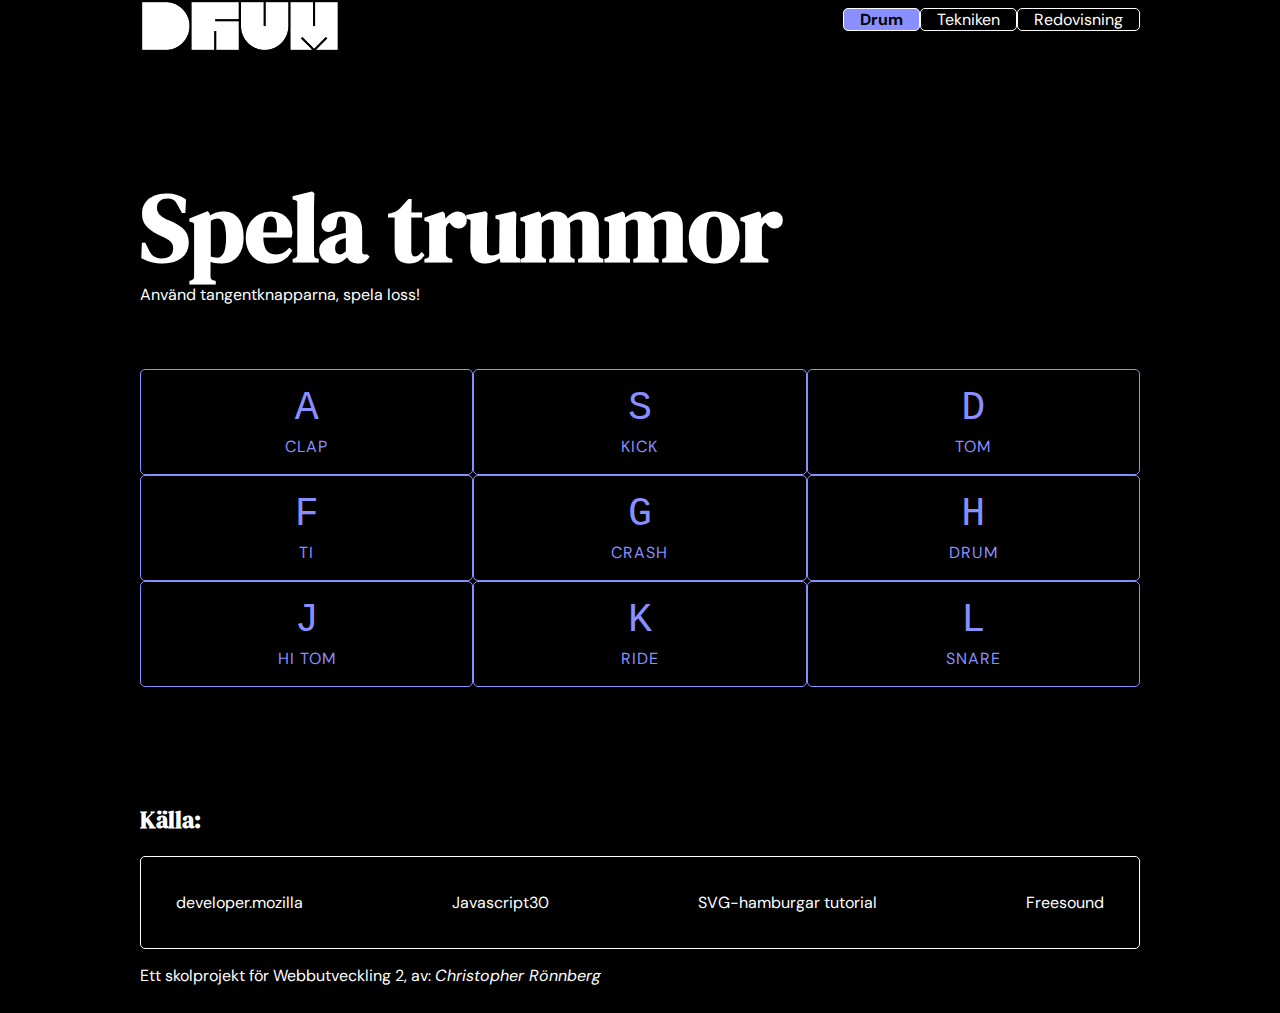
<file: index.html>
<!DOCTYPE html>
<html lang="sv">
    <head>
        <meta charset="UTF-8">
        <link rel="icon" href="/img/logos/drum_favicon.png" type="image/png">
        <link rel="stylesheet" href="stylesheet.css">
        <meta name="viewport" content="width=device-width, initial-scale=1.0">
        <title>DRUM</title>
    </head>
    <body>
        <nav class="nav-wrapper">
            <div class="nav-container">
                <div class="logo-container">
                    <a href="index.html">
                        <img src="/img/logos/drum_logo.png" alt="DRUM-logotyp för webbplatsen">
                    </a>
                </div>
                <div id="menu">
                    <ul class="links-container">
                        <li class="active-page"><a href="index.html">Drum</a></li>
                        <li><a href="presentation.html">Tekniken</a></li>
                        <li><a href="redovisning.html">Redovisning</a></li>
                    </ul>
                </div>
                <button
                    id="hamburger"
                    aria-expanded="false"
                >
                    <svg viewBox="0 0 100 100" width="40" fill="white">
                        <rect
                            class="top line"
                            width="80"
                            height="10"
                            x="10"
                            y="70"
                            rx="5"
                        ></rect>
                        <rect
                            class="middle line"
                            width="80"
                            height="10"
                            x="10"
                            y="50"
                            rx="5"
                        ></rect>
                        <rect
                            class="bottom line"
                            width="80"
                            height="10"
                            x="10"
                            y="30"
                            rx="5"
                        ></rect>
                    </svg>
                </button>
            </div>
        </nav>
        <div class="hero-wrapper">
            <div class="hero-container">
                <h1 class="hero-title">Spela trummor</h1>
                <p>Använd tangentknapparna, spela loss!</p>
            </div>
        </div>
        <main class="main-wrapper">
            <div class="main-container">
                <div class="keys">
                    <div data-key="65" class="key">
                        <kbd>A</kbd>
                        <span class="sound">clap</span>
                    </div>

                    <div data-key="83" class="key">
                        <kbd>S</kbd>
                        <span class="sound">kick</span>
                    </div>
                    <div data-key="68" class="key">
                        <kbd>D</kbd>
                        <span class="sound">tom</span>
                    </div>
                    <div data-key="70" class="key">
                        <kbd>F</kbd>
                        <span class="sound">ti</span>
                    </div>
                    <div data-key="71" class="key">
                        <kbd>G</kbd>
                        <span class="sound">crash</span>
                    </div>
                    <div data-key="72" class="key">
                        <kbd>H</kbd>
                        <span class="sound">drum</span>
                    </div>
                    <div data-key="74" class="key">
                        <kbd>J</kbd>
                        <span class="sound">hi tom</span>
                    </div>
                    <div data-key="75" class="key">
                        <kbd>K</kbd>
                        <span class="sound">ride</span>
                    </div>
                    <div data-key="76" class="key">
                        <kbd>L</kbd>
                        <span class="sound">snare</span>
                    </div>
                </div>
            </div>
        </main>
        <footer class="footer-wrapper">
            <div class="footer-container">
                <h2>Källa:</h2>
                <ul class="footer-links-container">
                    <li>
                        <a target="_blank" href="https://developer.mozilla.org/en-US/docs/Web/JavaScript"
                            >developer.mozilla</a
                        >
                    </li>
                    <li>
                        <a target="_blank" href="https://javascript30.com/"
                            >Javascript30</a
                        >
                    </li>
                    <li>
                        <a
                            target="_blank"
                            href="https://www.youtube.com/watch?v=R00QiudbD4Y&t=1007s&ab_channel=KevinPowell"
                        >
                            SVG-hamburgar tutorial
                        </a>
                    </li>
                    <li>
                        <a target="_blank" href="https://freesound.org/"
                            >Freesound</a
                        >
                    </li>
                </ul>
                <p>
                    Ett skolprojekt för Webbutveckling 2, av: <span>Christopher Rönnberg</span>
                </p>
                <p></p>
            </div>
        </footer>

        <audio
            data-key="65"
            src="sounds/198034__novasoundtechnology__the-aggressives-clap-hard-handclap-percussion-drum-nova-sound.wav"
        ></audio>

        <audio
            data-key="83"
            src="sounds/198041__novasoundtechnology__tambolarge-tambourine-kick-drum-nova-sound.wav"
        ></audio>
        <audio
            data-key="68"
            src="sounds/336962__the-sacha-rush__drum.wav"
        ></audio>
        <audio data-key="70" src="sounds/445079__aj13461__ti.wav"></audio>
        <audio data-key="71" src="sounds/488458__trvth__crash1drum.wav"></audio>
        <audio data-key="72" src="sounds/488459__trvth__bass1drum.wav"></audio>
        <audio data-key="74" src="sounds/488461__trvth__hitom1drum.wav"></audio>
        <audio data-key="75" src="sounds/488464__trvth__ride1drum.wav"></audio>

        <audio data-key="76" src="sounds/488466__trvth__snare1drum.wav"></audio>

        <script src="drummachine.js"></script>
        <script src="toogleHamburgerButton.js"></script>
    </body>
</html>
<!-- Validerad 30/7 2023 -->
</file>
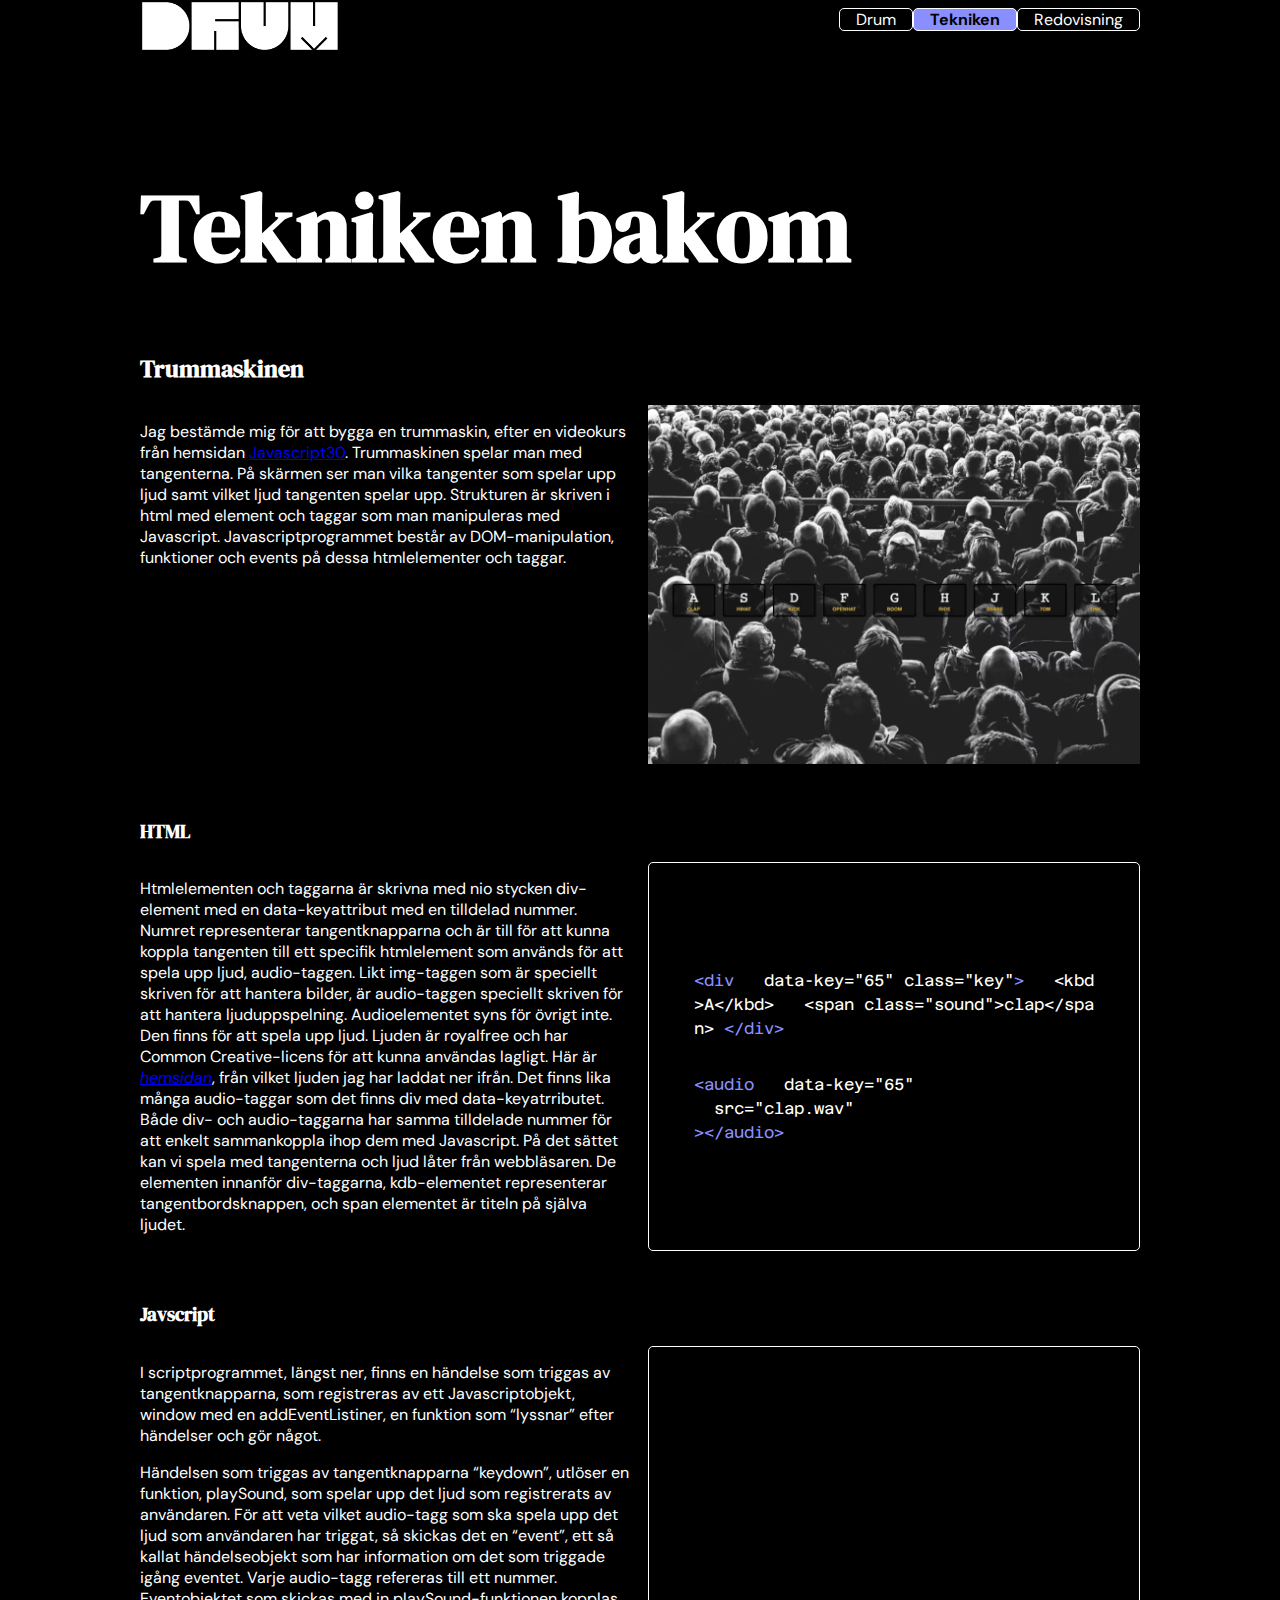
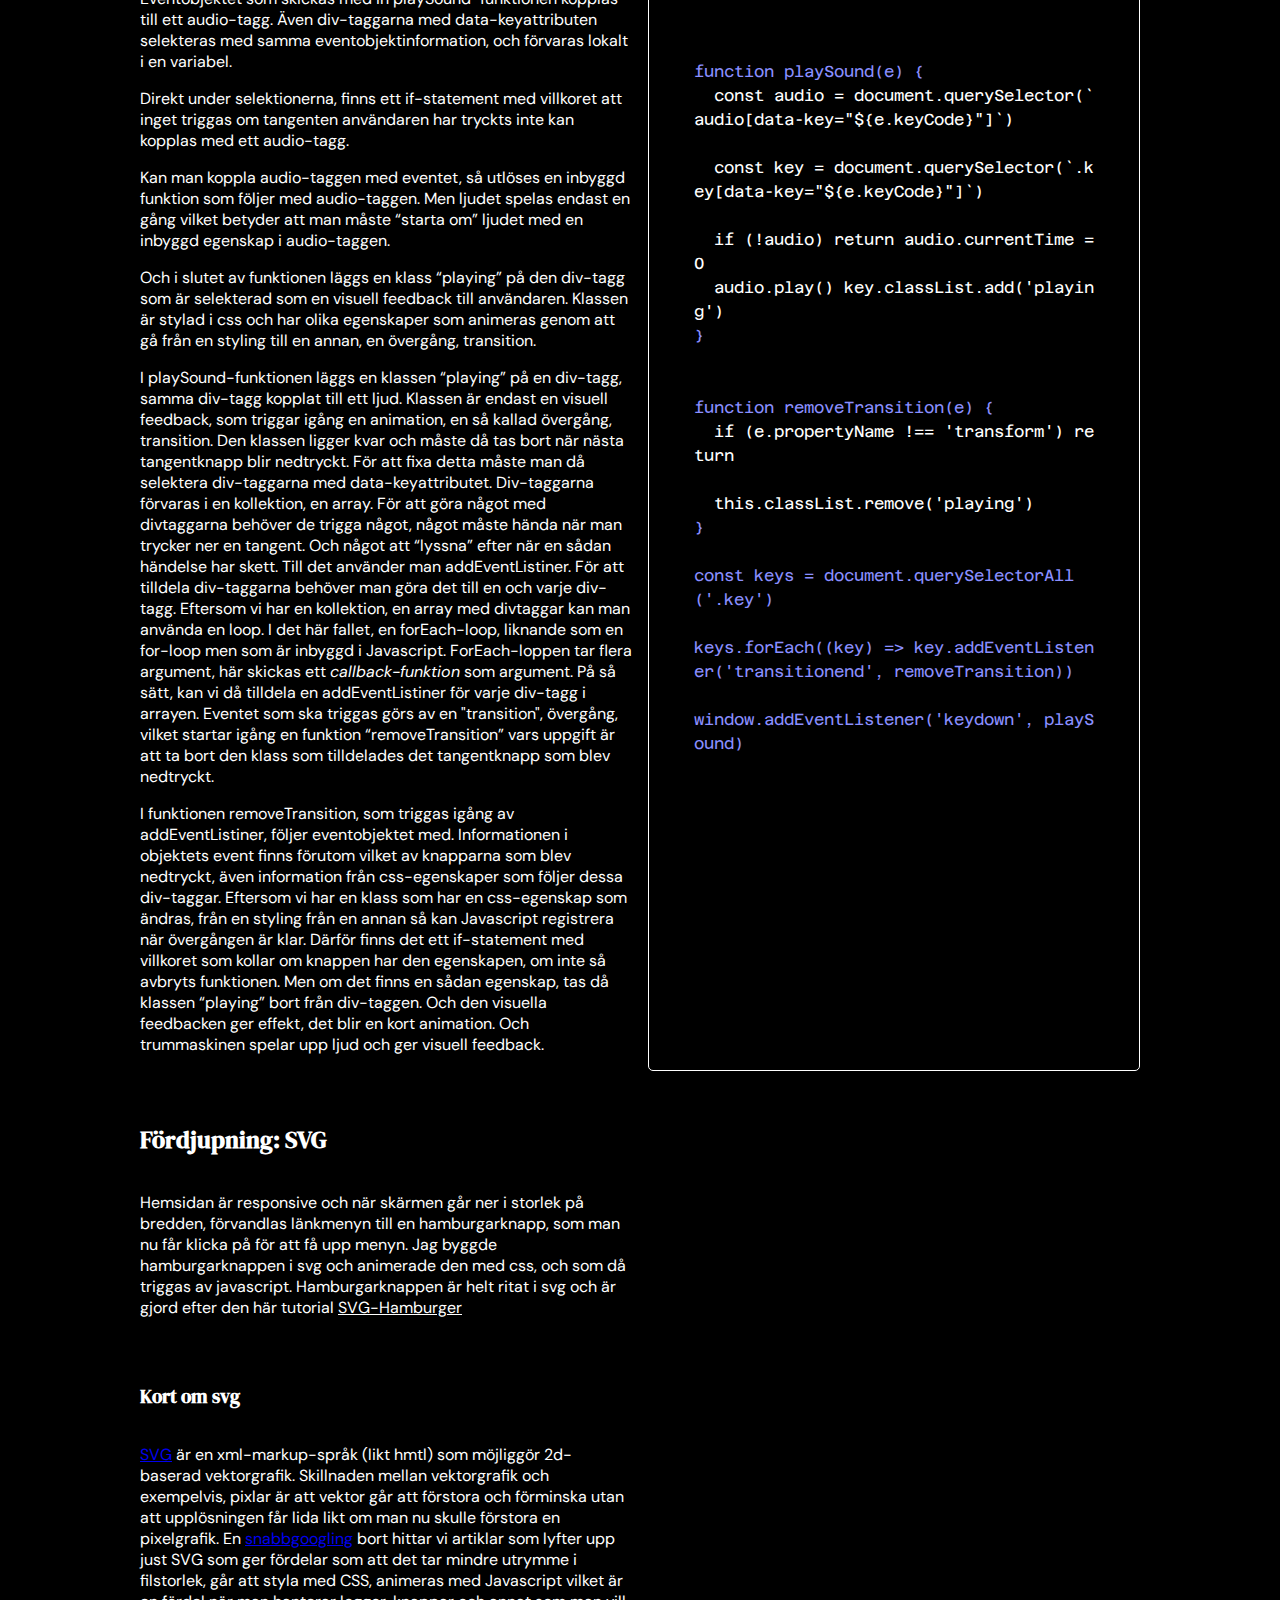
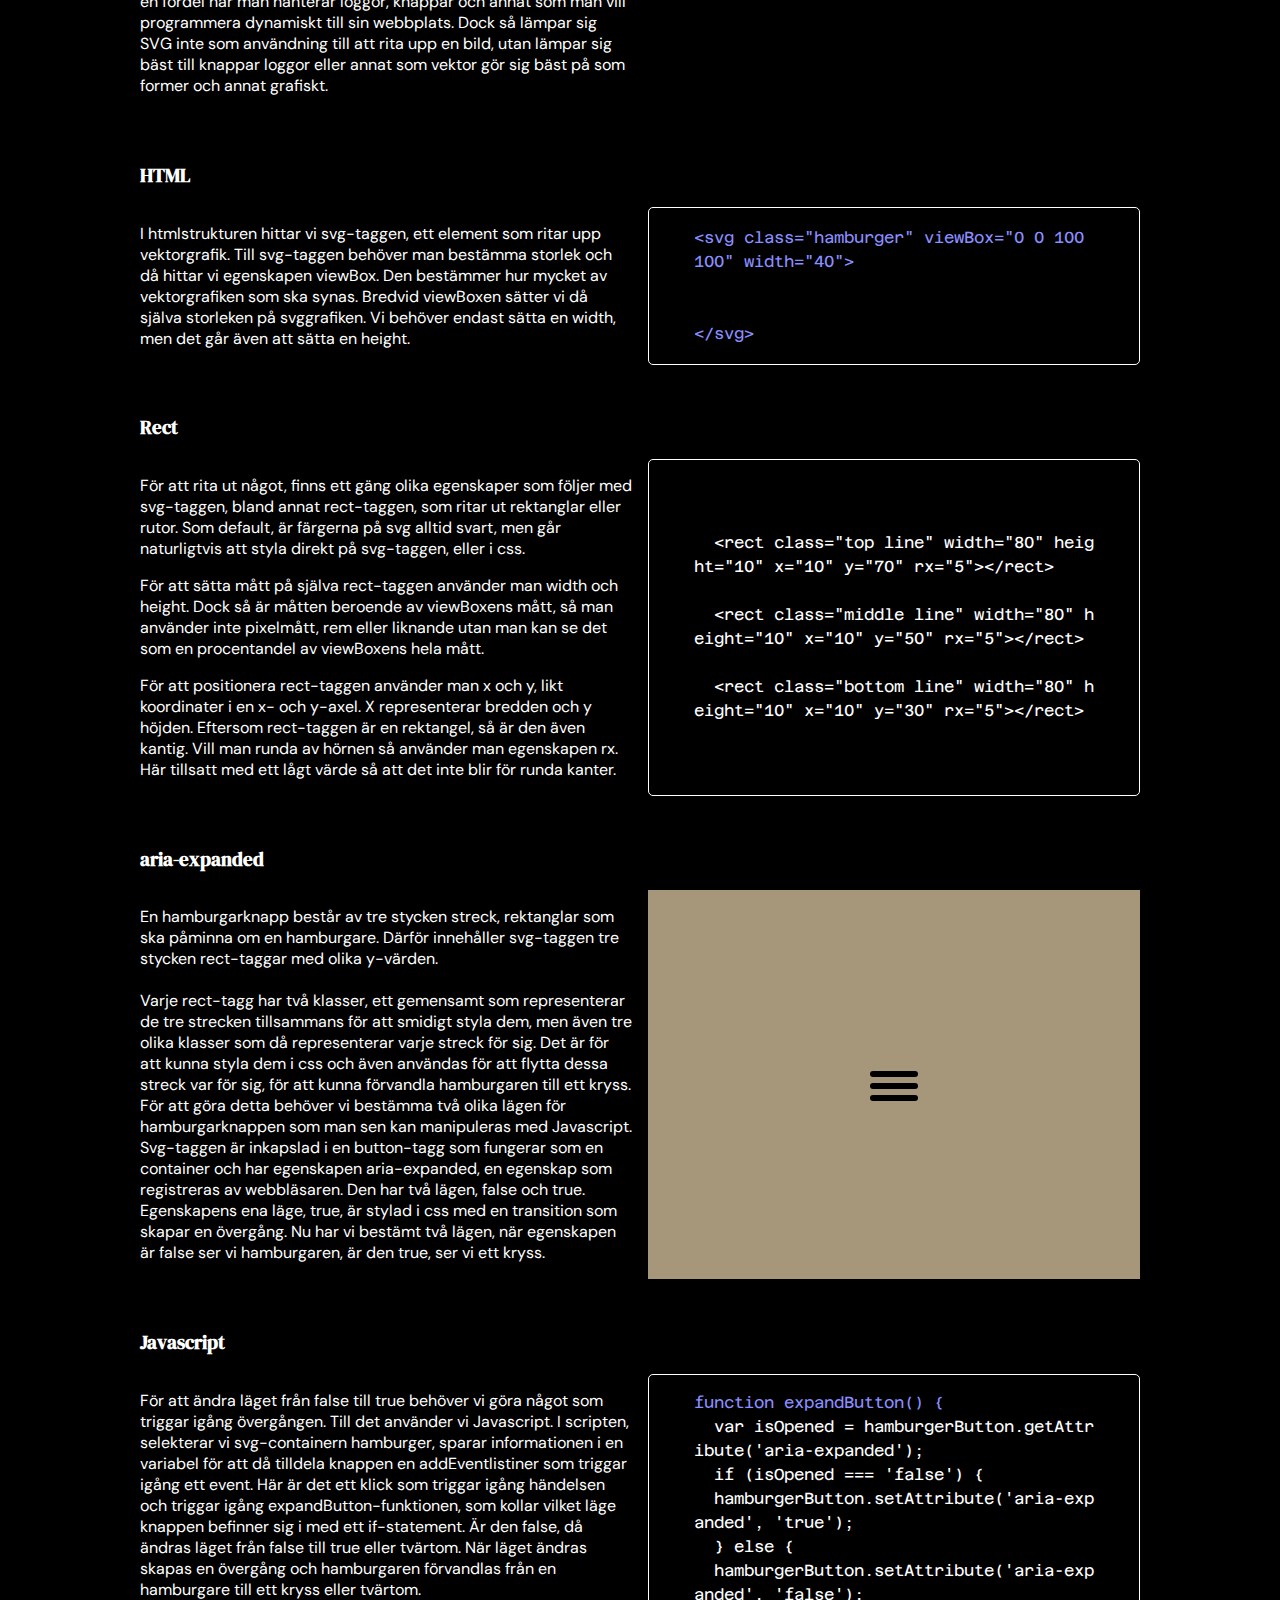
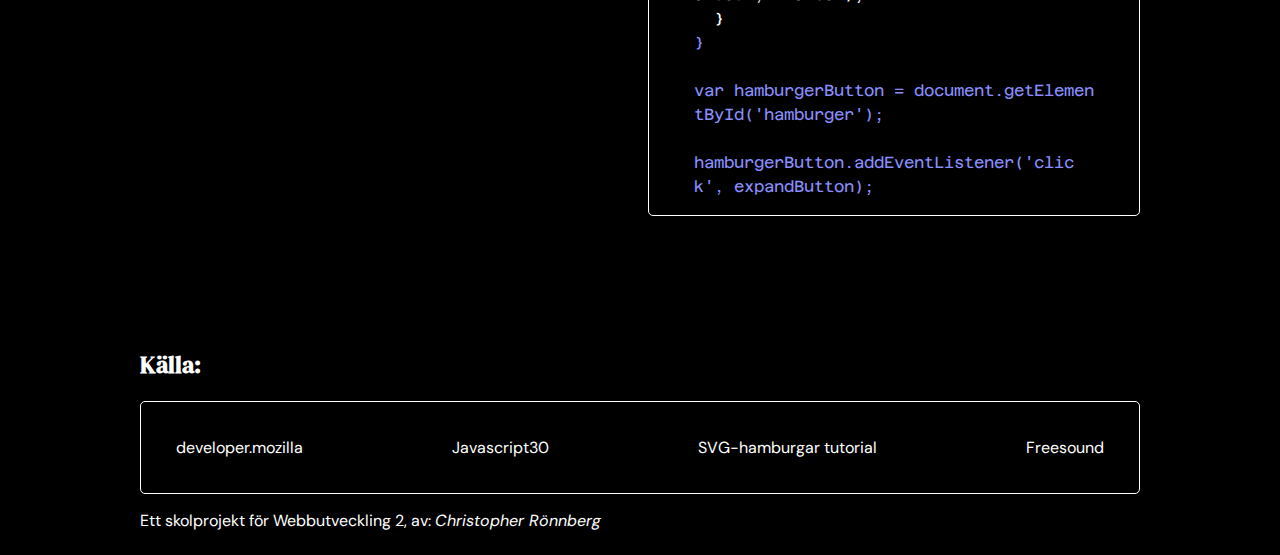
<file: presentation.html>
<!DOCTYPE html>
<html lang="sv">
    <head>
        <meta charset="UTF-8">
        <link rel="icon" href="/img/logos/drum_favicon.png" type="image/png">
        <link rel="stylesheet" href="stylesheet.css">
        <meta name="viewport" content="width=device-width, initial-scale=1.0">
        <title>Tekniken</title>
    </head>
    <body>
        <nav class="nav-wrapper">
            <div class="nav-container">
                <div class="logo-container">
                    <a href="index.html">
                        <img src="/img/logos/drum_logo.png" alt="DRUM-logotyp för webbplatsen">
                    </a>
                </div>
                <div id="menu">
                    <ul class="links-container">
                        <li>
                            <a href="index.html">Drum</a>
                        </li>
                        <li class="active-page">
                            <a href="presentation.html">Tekniken</a>
                        </li>
                        <li><a href="redovisning.html">Redovisning</a></li>
                    </ul>
                </div>
                <button id="hamburger" aria-expanded="false">
                    <svg viewBox="0 0 100 100" width="40" fill="white">
                        <rect
                            class="top line"
                            width="80"
                            height="10"
                            x="10"
                            y="70"
                            rx="5"
                        ></rect>
                        <rect
                            class="middle line"
                            width="80"
                            height="10"
                            x="10"
                            y="50"
                            rx="5"
                        ></rect>
                        <rect
                            class="bottom line"
                            width="80"
                            height="10"
                            x="10"
                            y="30"
                            rx="5"
                        ></rect>
                    </svg>
                </button>
            </div>
        </nav>
        <div class="hero-wrapper">
            <div class="hero-container">
                <h1 class="hero-title">Tekniken bakom</h1>
            </div>
        </div>

        <main class="main-wrapper">
            <div class="main-container">
                <section class="information-wrapper">
                    <h2>Trummaskinen</h2>
                    <div class="information-container">
                        <div class="text-item">
                            <p>
                                Jag bestämde mig för att bygga en trummaskin,
                                efter en videokurs från hemsidan
                                <a
                                    target="_blank"
                                    href="https://javascript30.com/"
                                    >Javascript30</a
                                >. Trummaskinen spelar man med tangenterna. På
                                skärmen ser man vilka tangenter som spelar upp
                                ljud samt vilket ljud tangenten spelar upp.
                                Strukturen är skriven i html med element och
                                taggar som man manipuleras med Javascript.
                                Javascriptprogrammet består av DOM-manipulation,
                                funktioner och events på dessa htmlelementer och
                                taggar.
                            </p>
                        </div>
                        <div class="img-container">
                            <img
                                src="/img/presentationImg/drummachine.png"
                                alt="En bild på hemsidan">
                        </div>
                    </div>
                </section>

                <section class="information-wrapper">
                    <h3>HTML</h3>
                    <div class="information-container">
                        <div class="text-item">
                            <p>
                                Htmlelementen och taggarna är skrivna med nio
                                stycken div-element med en data-keyattribut med
                                en tilldelad nummer. Numret representerar
                                tangentknapparna och är till för att kunna
                                koppla tangenten till ett specifik htmlelement
                                som används för att spela upp ljud,
                                audio-taggen. Likt img-taggen som är speciellt
                                skriven för att hantera bilder, är audio-taggen
                                speciellt skriven för att hantera
                                ljuduppspelning. Audioelementet syns för övrigt
                                inte. Den finns för att spela upp ljud. Ljuden
                                är royalfree och har Common Creative-licens för
                                att kunna användas lagligt. Här är
                                <a target="_blank" href="https://freesound.org/"
                                    ><i>hemsidan</i></a
                                >, från vilket ljuden jag har laddat ner ifrån.
                                Det finns lika många audio-taggar som det finns
                                div med data-keyatrributet. Både div- och
                                audio-taggarna har samma tilldelade nummer för
                                att enkelt sammankoppla ihop dem med Javascript.
                                På det sättet kan vi spela med tangenterna och
                                ljud låter från webbläsaren. De elementen
                                innanför div-taggarna, kdb-elementet
                                representerar tangentbordsknappen, och span
                                elementet är titeln på själva ljudet.
                            </p>
                        </div>
                        <div class="information-item">
                            <p class="explainer">
                                &lt;div <span> data-key="65" class="key"</span>&gt;<span>
                                &lt;kbd&gt;A&lt;/kbd&gt;</span>
                                <span
                                    >&lt;span
                                    class="sound"&gt;clap&lt;/span&gt;</span
                                >

                                &lt;/div&gt;
                            </p>
                            <p class="explainer">
                                &lt;audio
                                <span>data-key="65"</span><br>
                                <span>src="clap.wav"</span><br>
                                &gt;&lt;/audio&gt;
                            </p>
                        </div>
                    </div>
                </section>

                <section class="information-wrapper">
                    <h3>Javscript</h3>
                    <div class="information-container">
                        <div class="text-item">
                            <p>
                                I scriptprogrammet, längst ner, finns en
                                händelse som triggas av tangentknapparna, som
                                registreras av ett Javascriptobjekt, window med
                                en addEventListiner, en funktion som “lyssnar”
                                efter händelser och gör något.
                            </p>
                            <p>
                                Händelsen som triggas av tangentknapparna
                                “keydown”, utlöser en funktion, playSound, som
                                spelar upp det ljud som registrerats av
                                användaren. För att veta vilket audio-tagg som
                                ska spela upp det ljud som användaren har
                                triggat, så skickas det en “event”, ett så
                                kallat händelseobjekt som har information om det
                                som triggade igång eventet. Varje audio-tagg
                                refereras till ett nummer. Eventobjektet som
                                skickas med in playSound-funktionen kopplas till
                                ett audio-tagg. Även div-taggarna med
                                data-keyattributen selekteras med samma
                                eventobjektinformation, och förvaras lokalt i en
                                variabel.
                            </p>
                            <p>
                                Direkt under selektionerna, finns ett
                                if-statement med villkoret att inget triggas om
                                tangenten användaren har tryckts inte kan
                                kopplas med ett audio-tagg.
                            </p>
                            <p>
                                Kan man koppla
                                audio-taggen med eventet, så utlöses en inbyggd
                                funktion som följer med audio-taggen. Men ljudet
                                spelas endast en gång vilket betyder att man
                                måste “starta om” ljudet med en inbyggd egenskap
                                i audio-taggen.
                            </p>
                            <p>
                                Och i slutet av funktionen läggs en klass
                                “playing” på den div-tagg som är selekterad som
                                en visuell feedback till användaren. Klassen är
                                stylad i css och har olika egenskaper som
                                animeras genom att gå från en styling till en
                                annan, en övergång, transition.
                            </p>
                            <p>
                                I playSound-funktionen läggs en klassen
                                “playing” på en div-tagg, samma div-tagg kopplat
                                till ett ljud. Klassen är endast en visuell
                                feedback, som triggar igång en animation, en så
                                kallad övergång, transition. Den klassen ligger
                                kvar och måste då tas bort när nästa
                                tangentknapp blir nedtryckt. För att fixa detta
                                måste man då selektera div-taggarna med
                                data-keyattributet. Div-taggarna förvaras i en
                                kollektion, en array. För att göra något med
                                divtaggarna behöver de trigga något, något måste
                                hända när man trycker ner en tangent. Och något
                                att “lyssna” efter när en sådan händelse har
                                skett. Till det använder man addEventListiner.
                                För att tilldela div-taggarna behöver man göra
                                det till en och varje div-tagg. Eftersom vi har
                                en kollektion, en array med divtaggar kan man
                                använda en loop. I det här fallet, en
                                forEach-loop, liknande som en for-loop men som
                                är inbyggd i Javascript. ForEach-loppen tar
                                flera argument, här skickas ett
                                <i>callback-funktion</i> som argument. På så
                                sätt, kan vi då tilldela en addEventListiner för
                                varje div-tagg i arrayen. Eventet som ska
                                triggas görs av en "transition", övergång,
                                vilket startar igång en funktion
                                “removeTransition” vars uppgift är att ta bort
                                den klass som tilldelades det tangentknapp som
                                blev nedtryckt.
                            </p>
                            <p>
                                I funktionen removeTransition, som triggas igång
                                av addEventListiner, följer eventobjektet med.
                                Informationen i objektets event finns förutom
                                vilket av knapparna som blev nedtryckt, även
                                information från css-egenskaper som följer dessa
                                div-taggar. Eftersom vi har en klass som har en
                                css-egenskap som ändras, från en styling från en
                                annan så kan Javascript registrera när
                                övergången är klar. Därför finns det ett
                                if-statement med villkoret som kollar om knappen
                                har den egenskapen, om inte så avbryts
                                funktionen. Men om det finns en sådan egenskap,
                                tas då klassen “playing” bort från div-taggen.
                                Och den visuella feedbacken ger effekt, det blir
                                en kort animation. Och trummaskinen spelar upp
                                ljud och ger visuell feedback.
                            </p>
                        </div>
                        <div class="information-item">
                            <p class="explainer">
                                function playSound(e) { <br>
                                <span>
                                    const audio =
                                    document.querySelector(`audio[data-key="${e.keyCode}"]`)</span
                                >
                                <br><br>
                                <span>
                                    const key =
                                    document.querySelector(`.key[data-key="${e.keyCode}"]`)</span
                                >
                                <br><br>
                                <span>
                                    if (!audio) return audio.currentTime = 0
                                </span>
                                <br>
                                <span>
                                    audio.play() key.classList.add('playing')
                                </span>
                                <br>
                                } <br>
                                <br>
                                <br>
                                function removeTransition(e) { <br>
                                <span>
                                    if (e.propertyName !== 'transform')
                                    return</span
                                >
                                <br>
                                <br>
                                <span>this.classList.remove('playing') </span>
                                <br>
                                } <br><br>
                                const keys = document.querySelectorAll('.key')
                                <br><br>
                                keys.forEach((key) =>
                                key.addEventListener('transitionend',
                                removeTransition))
                                <br><br>
                                window.addEventListener('keydown', playSound)
                            </p>
                        </div>
                    </div>
                </section>

                <section class="information-wrapper">
                    <h2>Fördjupning: SVG</h2>
                    <div class="information-container">
                        <div class="text-item">
                            <p>Hemsidan är responsive och när skärmen går ner i
                                storlek på bredden, förvandlas länkmenyn till
                                en hamburgarknapp, som man nu får klicka på
                                för att få upp menyn.
                                Jag byggde hamburgarknappen i svg och animerade
                                den med css, och som då triggas av javascript.
                                Hamburgarknappen är helt ritat i svg och är
                                gjord efter den här tutorial
                                <a
                                    style="color: white"
                                    target="_blank"
                                    href="https://www.youtube.com/watch?v=R00QiudbD4Y&t=1007s&ab_channel=KevinPowell"
                                    >SVG-Hamburger</a
                                >
                            </p>
                        </div>
                    </div>
                </section>
                <section class="information-wrapper">
                    <h3>Kort om svg</h3>
                    <div class="information-container">
                        <div class="text-item">
                            <p>
                                <a
                                    target="_blank"
                                    href="https://developer.mozilla.org/en-US/docs/Web/SVG"
                                    >SVG</a
                                >
                                är en xml-markup-språk (likt hmtl) som möjliggör
                                2d-baserad vektorgrafik. Skillnaden mellan
                                vektorgrafik och exempelvis, pixlar är att
                                vektor går att förstora och förminska utan att
                                upplösningen får lida likt om man nu skulle
                                förstora en pixelgrafik. En
                                <a
                                    target="_blank"
                                    href="https://deliciousbrains.com/svg-advantages-developers/ "
                                    >snabbgoogling</a
                                >
                                bort hittar vi artiklar som lyfter upp just SVG
                                som ger fördelar som att det tar mindre utrymme
                                i filstorlek, går att styla med CSS, animeras
                                med Javascript vilket är en fördel när man
                                hanterar loggor, knappar och annat som man vill
                                programmera dynamiskt till sin webbplats. Dock
                                så lämpar sig SVG inte som användning till att
                                rita upp en bild, utan lämpar sig bäst till
                                knappar loggor eller annat som vektor gör sig
                                bäst på som former och annat grafiskt.
                            </p>
                        </div>
                    </div>
                </section>
                <section class="information-wrapper">
                    <h3>HTML</h3>
                    <div class="information-container">
                        <div class="text-item">
                            <p>
                                I htmlstrukturen hittar vi svg-taggen, ett
                                element som ritar upp vektorgrafik. Till
                                svg-taggen behöver man bestämma storlek och då
                                hittar vi egenskapen viewBox. Den bestämmer hur
                                mycket av vektorgrafiken som ska synas. Bredvid
                                viewBoxen sätter vi då själva storleken på
                                svggrafiken. Vi behöver endast sätta en width,
                                men det går även att sätta en height.
                            </p>
                        </div>
                        <div class="information-item">
                            <p class="explainer">
                                &lt;svg class="hamburger" viewBox="0 0 100 100"
                                width="40"&gt; <br>
                                <br>

                                <br>
                                &lt;/svg&gt;
                            </p>
                        </div>
                    </div>
                </section>
                <section class="information-wrapper">
                    <h3>Rect</h3>
                    <div class="information-container">
                        <div class="text-item">
                            <p>
                                För att rita ut något, finns ett gäng olika
                                egenskaper som följer med svg-taggen, bland
                                annat rect-taggen, som ritar ut rektanglar eller
                                rutor. Som default, är färgerna på svg alltid
                                svart, men går naturligtvis att styla direkt på
                                svg-taggen, eller i css.
                            </p>
                            <p>
                                För att sätta mått på själva rect-taggen
                                använder man width och height. Dock så är måtten
                                beroende av viewBoxens mått, så man använder
                                inte pixelmått, rem eller liknande utan man kan
                                se det som en procentandel av viewBoxens hela
                                mått.
                            </p>
                            <p>
                                För att positionera rect-taggen använder man x
                                och y, likt koordinater i en x- och y-axel. X
                                representerar bredden och y höjden. Eftersom
                                rect-taggen är en rektangel, så är den även
                                kantig. Vill man runda av hörnen så använder man
                                egenskapen rx. Här tillsatt med ett lågt värde
                                så att det inte blir för runda kanter.
                            </p>
                        </div>
                        <div class="information-item">
                            <p class="explainer">
                                <span
                                    >&lt;rect class="top line" width="80"
                                    height="10" x="10" y="70"
                                    rx="5"&gt;&lt;/rect&gt;</span
                                >
                                <br>
                                <br>
                                <span
                                    >&lt;rect class="middle line" width="80"
                                    height="10" x="10" y="50"
                                    rx="5"&gt;&lt;/rect&gt;</span
                                >
                                <br>
                                <br>
                                <span
                                    >&lt;rect class="bottom line" width="80"
                                    height="10" x="10" y="30"
                                    rx="5"&gt;&lt;/rect&gt;</span
                                >
                            </p>
                        </div>
                    </div>
                </section>

                <section class="information-wrapper">
                    <h3>aria-expanded</h3>
                    <div class="information-container">
                        <div class="text-item">
                            <p>
                                En hamburgarknapp består av tre stycken streck,
                                rektanglar som ska påminna om en hamburgare.
                                Därför innehåller svg-taggen tre stycken
                                rect-taggar med olika y-värden. <br> <br>
                                Varje rect-tagg har två klasser, ett gemensamt
                                som representerar de tre strecken tillsammans
                                för att smidigt styla dem, men även tre olika
                                klasser som då representerar varje streck för
                                sig. Det är för att kunna styla dem i css och
                                även användas för att flytta dessa streck var
                                för sig, för att kunna förvandla hamburgaren
                                till ett kryss. För att göra detta behöver vi
                                bestämma två olika lägen för hamburgarknappen
                                som man sen kan manipuleras med Javascript.
                                Svg-taggen är inkapslad i en button-tagg som
                                fungerar som en container och har egenskapen
                                aria-expanded, en egenskap som registreras av
                                webbläsaren. Den har två lägen, false och true.
                                Egenskapens ena läge, true, är stylad i css med
                                en transition som skapar en övergång. Nu har vi
                                bestämt två lägen, när egenskapen är false ser
                                vi hamburgaren, är den true, ser vi ett kryss.
                            </p>
                        </div>
                        <div class="svg-container">
                            <button id="svg-example" aria-expanded="false">
                                <svg viewBox="0 0 100 100" width="60">
                                    <rect class="top line" width="80" height="10" x="10" y="30" rx="5"></rect>
                                    <rect class="middle line" width="80" height="10" x="10" y="50" rx="5"></rect>
                                    <rect class="bottom line" width="80" height="10" x="10" y="70" rx="5"></rect>
                                </svg>
                            </button>
                        </div>
                    </div>
                </section>

                <section class="information-wrapper">
                    <h3>Javascript</h3>
                    <div class="information-container">
                        <div class="text-item">
                            <p>
                                För att ändra läget från false till true behöver
                                vi göra något som triggar igång övergången. Till
                                det använder vi Javascript. I scripten,
                                selekterar vi svg-containern hamburger, sparar
                                informationen i en variabel för att då tilldela
                                knappen en addEventlistiner som triggar igång
                                ett event. Här är det ett klick som triggar
                                igång händelsen och triggar igång
                                expandButton-funktionen, som kollar vilket läge
                                knappen befinner sig i med ett if-statement. Är
                                den false, då ändras läget från false till true
                                eller tvärtom. När läget ändras skapas en
                                övergång och hamburgaren förvandlas från en
                                hamburgare till ett kryss eller tvärtom.
                            </p>
                        </div>
                        <div class="information-item">
                            <p class="explainer">
                                function expandButton() { <br>
                                <span>
                                    var isOpened =
                                    hamburgerButton.getAttribute('aria-expanded');
                                </span>
                                <br>
                                <span> if (isOpened === 'false') { </span> <br>
                                <span>
                                    hamburgerButton.setAttribute('aria-expanded',
                                    'true'); </span
                                ><br>

                                <span> } else {<br></span>
                                <span>
                                    hamburgerButton.setAttribute('aria-expanded',
                                    'false'); </span
                                ><br>
                                <span> } </span><br>
                                } <br>
                                <br>
                                var hamburgerButton =
                                document.getElementById('hamburger'); <br>
                                <br>
                                hamburgerButton.addEventListener('click',
                                expandButton);
                            </p>
                        </div>
                    </div>
                </section>
            </div>
        </main>

        <footer class="footer-wrapper">
            <div class="footer-container">
                <h2>Källa:</h2>
                <ul class="footer-links-container">
                    <li>
                        <a target="_blank" href="https://developer.mozilla.org/en-US/docs/Web/JavaScript"
                            >developer.mozilla</a
                        >
                    </li>
                    <li>
                        <a target="_blank" href="https://javascript30.com/"
                            >Javascript30</a
                        >
                    </li>
                    <li>
                        <a
                            target="_blank"
                            href="https://www.youtube.com/watch?v=R00QiudbD4Y&t=1007s&ab_channel=KevinPowell"
                        >
                            SVG-hamburgar tutorial
                        </a>
                    </li>
                    <li>
                        <a target="_blank" href="https://freesound.org/"
                            >Freesound</a
                        >
                    </li>
                </ul>
                <p>
                    Ett skolprojekt för Webbutveckling 2, av: <span>Christopher Rönnberg</span>
                </p>
                <p></p>
            </div>
        </footer>

        <script src="toogleHamburgerButton.js"></script>
        <script src="svExample.js"></script>
    </body>
</html>
<!-- Validerad 30/7 2023 -->
</file>
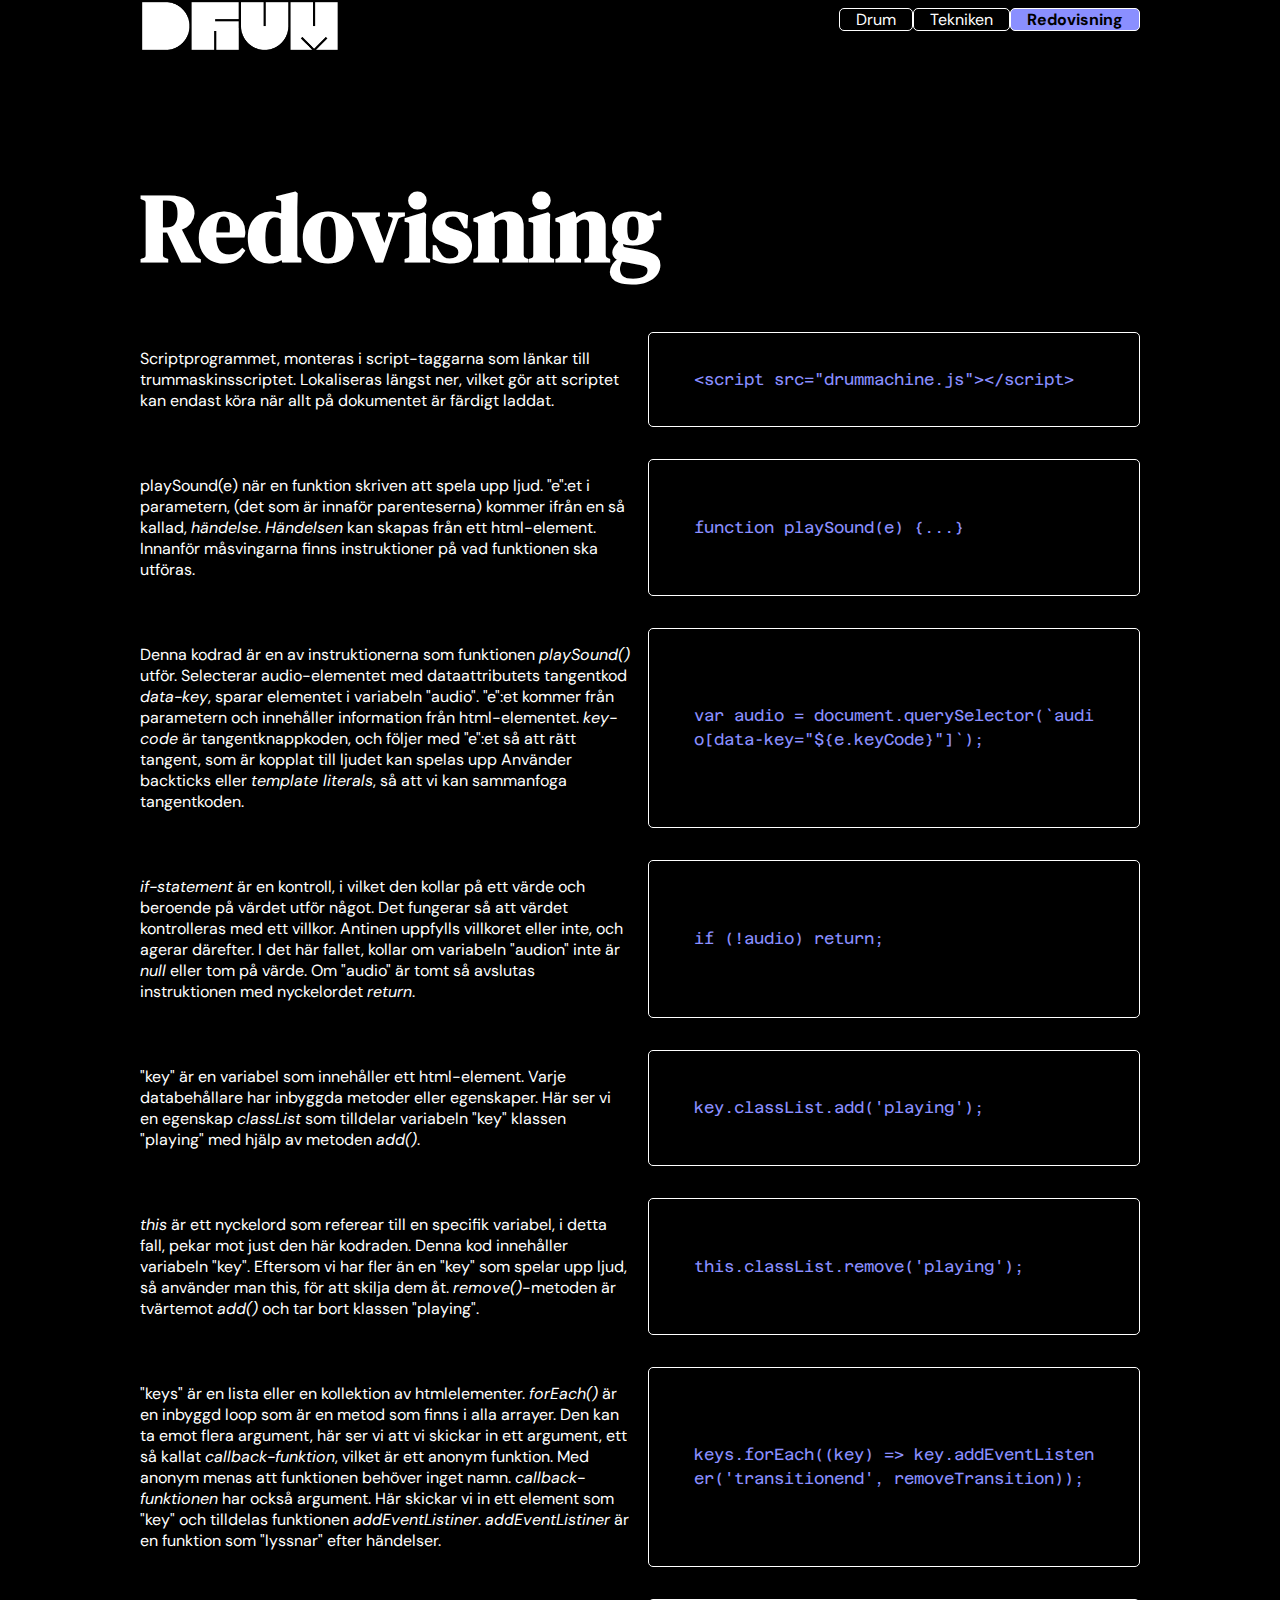
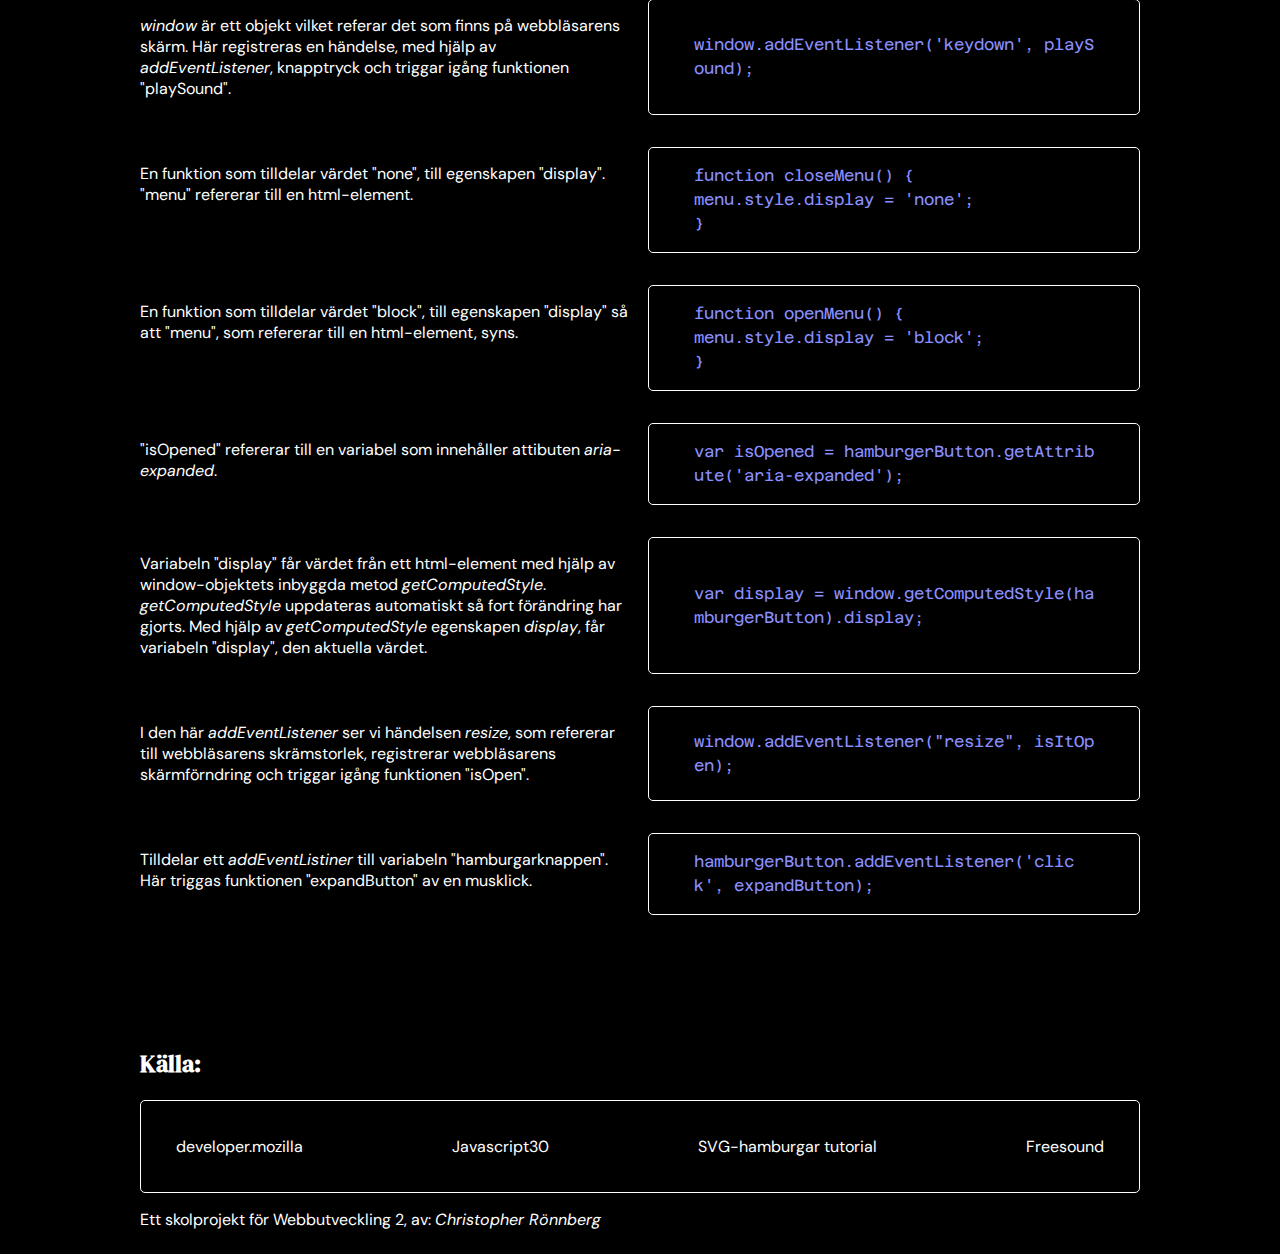
<file: redovisning.html>
<!DOCTYPE html>
<html lang="sv">
    <head>
        <meta charset="UTF-8">
        <link rel="icon" href="/img/logos/drum_favicon.png" type="image/png">
        <link rel="stylesheet" href="stylesheet.css">
        <meta name="viewport" content="width=device-width, initial-scale=1.0">
        <title>Redovisning</title>
    </head>
    <body>
        <nav class="nav-wrapper">
            <div class="nav-container">
                <div class="logo-container">
                    <a href="index.html">
                        <img src="/img/logos/drum_logo.png" alt="DRUM-logotyp för webbplatsen">
                    </a>
                </div>
                <div id="menu">
                    <ul class="links-container">
                        <li>
                            <a href="index.html">Drum</a>
                        </li>
                        <li><a href="presentation.html">Tekniken</a></li>
                        <li class="active-page">
                            <a href="redovisning.html">Redovisning</a>
                        </li>
                    </ul>
                </div>
                <button id="hamburger" aria-expanded="false">
                    <svg viewBox="0 0 100 100" width="40" fill="white">
                        <rect
                            class="top line"
                            width="80"
                            height="10"
                            x="10"
                            y="70"
                            rx="5"
                        ></rect>
                        <rect
                            class="middle line"
                            width="80"
                            height="10"
                            x="10"
                            y="50"
                            rx="5"
                        ></rect>
                        <rect
                            class="bottom line"
                            width="80"
                            height="10"
                            x="10"
                            y="30"
                            rx="5"
                        ></rect>
                    </svg>
                </button>
            </div>
        </nav>
        <div class="hero-wrapper">
            <div class="hero-container">
                <h1 class="hero-title">Redovisning</h1>
            </div>
        </div>
        <main class="main-wrapper">
            <div class="main-container">
                <aside class="information-wrapper">
                    <div class="information-container">
                        <div class="text-item">
                            <p>
                                Scriptprogrammet, monteras i script-taggarna som
                                länkar till trummaskinsscriptet. Lokaliseras
                                längst ner, vilket gör att scriptet kan endast
                                köra när allt på dokumentet är färdigt laddat.
                            </p>
                        </div>
                        <div class="information-item">
                            <p class="explainer">&lt;script src="drummachine.js"&gt;&lt;/script&gt;</p>
                        </div>
                    </div>
                </aside>
                <aside class="information-wrapper">
                    <div class="information-container">
                        <div class="text-item">
                            <p>
                                playSound(e) när en funktion skriven att spela
                                upp ljud. "e":et i parametern, (det som är
                                innaför parenteserna) kommer ifrån en så kallad,
                                <i>händelse</i>. <i>Händelsen</i> kan skapas
                                från ett html-element. Innanför måsvingarna
                                finns instruktioner på vad funktionen ska
                                utföras.
                            </p>
                        </div>
                        <div class="information-item">
                            <p class="explainer">function playSound(e) {...}</p>
                        </div>
                    </div>
                </aside>
                <aside class="information-wrapper">
                    <div class="information-container">
                        <div class="text-item">
                            <p>
                                Denna kodrad är en av instruktionerna som
                                funktionen <i>playSound()</i> utför. Selecterar
                                audio-elementet med dataattributets tangentkod
                                <i>data-key</i>, sparar elementet i variabeln
                                "audio". "e":et kommer från parametern och
                                innehåller information från html-elementet.
                                <i>key-code</i> är tangentknappkoden, och följer
                                med "e":et så att rätt tangent, som är kopplat
                                till ljudet kan spelas upp Använder backticks
                                eller <i>template literals</i>, så att vi kan
                                sammanfoga tangentkoden.
                            </p>
                        </div>
                        <div class="information-item">
                            <p class="explainer">
                                var audio =
                                document.querySelector(`audio[data-key="${e.keyCode}"]`);
                            </p>
                        </div>
                    </div>
                </aside>
                <aside class="information-wrapper">
                    <div class="information-container">
                        <div class="text-item">
                            <p>
                                <i>if-statement</i> är en kontroll, i vilket den
                                kollar på ett värde och beroende på värdet utför
                                något. Det fungerar så att värdet kontrolleras
                                med ett villkor. Antinen uppfylls villkoret
                                eller inte, och agerar därefter. I det här
                                fallet, kollar om variabeln "audion" inte är
                                <i>null</i> eller tom på värde. Om "audio" är
                                tomt så avslutas instruktionen med nyckelordet
                                <i>return</i>.
                            </p>
                        </div>
                        <div class="information-item">
                            <p class="explainer">if (!audio) return;</p>
                        </div>
                    </div>
                </aside>
                <aside class="information-wrapper">
                    <div class="information-container">
                        <div class="text-item">
                            <p>
                                "key" är en variabel som innehåller ett
                                html-element. Varje databehållare har inbyggda
                                metoder eller egenskaper. Här ser vi en egenskap
                                <i>classList</i> som tilldelar variabeln "key"
                                klassen "playing" med hjälp av metoden
                                <i>add()</i>.
                            </p>
                        </div>
                        <div class="information-item">
                            <p class="explainer">
                                key.classList.add('playing');
                            </p>
                        </div>
                    </div>
                </aside>
                <aside class="information-wrapper">
                    <div class="information-container">
                        <div class="text-item">
                            <p>
                                <i>this</i> är ett nyckelord som referear till
                                en specifik variabel, i detta fall, pekar mot
                                just den här kodraden. Denna kod innehåller
                                variabeln "key". Eftersom vi har fler än en
                                "key" som spelar upp ljud, så använder man this,
                                för att skilja dem åt. <i>remove()</i>-metoden
                                är tvärtemot <i>add()</i> och tar bort klassen
                                "playing".
                            </p>
                        </div>
                        <div class="information-item">
                            <p class="explainer">
                                this.classList.remove('playing');
                            </p>
                        </div>
                    </div>
                </aside>
                <aside class="information-wrapper">
                    <div class="information-container">
                        <div class="text-item">
                            <p>
                                "keys" är en lista eller en kollektion av
                                htmlelementer.
                                <i>forEach()</i> är en inbyggd loop som är en
                                metod som finns i alla arrayer. Den kan ta emot
                                flera argument, här ser vi att vi skickar in ett
                                argument, ett så kallat
                                <i>callback-funktion</i>, vilket är ett anonym
                                funktion. Med anonym menas att funktionen
                                behöver inget namn.
                                <i>callback-funktionen</i> har också argument.
                                Här skickar vi in ett element som "key" och
                                tilldelas funktionen <i>addEventListiner</i>.
                                <i>addEventListiner</i> är en funktion som
                                "lyssnar" efter händelser.
                            </p>
                        </div>
                        <div class="information-item">
                            <p class="explainer">
                                keys.forEach((key) =>
                                key.addEventListener('transitionend',
                                removeTransition));
                            </p>
                        </div>
                    </div>
                </aside>
                <aside class="information-wrapper">
                    <div class="information-container">
                        <div class="text-item">
                            <p>
                                <i>window</i> är ett objekt vilket referar det
                                som finns på webbläsarens skärm. Här registreras
                                en händelse, med hjälp av
                                <i>addEventListener</i>, knapptryck och triggar
                                igång funktionen "playSound".
                            </p>
                        </div>
                        <div class="information-item">
                            <p class="explainer">
                                window.addEventListener('keydown', playSound);
                            </p>
                        </div>
                    </div>
                </aside>
                <aside class="information-wrapper">
                    <div class="information-container">
                        <div class="text-item">
                            <p>
                                En funktion som tilldelar värdet "none", till
                                egenskapen "display". "menu" refererar till en
                                html-element.
                            </p>
                        </div>
                        <div class="information-item">
                            <p class="explainer">
                                function closeMenu() { <br>
                                menu.style.display = 'none'; <br>
                                }
                            </p>
                        </div>
                    </div>
                </aside>
                <aside class="information-wrapper">
                    <div class="information-container">
                        <div class="text-item">
                            <p>
                                En funktion som tilldelar värdet "block", till
                                egenskapen "display" så att "menu", som
                                refererar till en html-element, syns.
                            </p>
                        </div>
                        <div class="information-item">
                            <p class="explainer">
                                function openMenu() { <br>
                                menu.style.display = 'block'; <br>
                                }
                            </p>
                        </div>
                    </div>
                </aside>
                <aside class="information-wrapper">
                    <div class="information-container">
                        <div class="text-item">
                            <p>
                                "isOpened" refererar till en variabel som
                                innehåller attibuten <i>aria-expanded</i>.
                            </p>
                        </div>
                        <div class="information-item">
                            <p class="explainer">
                                var isOpened =
                                hamburgerButton.getAttribute('aria-expanded');
                            </p>
                        </div>
                    </div>
                </aside>
                <aside class="information-wrapper">
                    <div class="information-container">
                        <div class="text-item">
                            <p>
                                Variabeln "display" får värdet från ett
                                html-element med hjälp av window-objektets
                                inbyggda metod <i>getComputedStyle</i>.
                                <i>getComputedStyle</i> uppdateras automatiskt
                                så fort förändring har gjorts. Med hjälp av
                                <i>getComputedStyle</i> egenskapen
                                <i>display</i>, får variabeln "display", den
                                aktuella värdet.
                            </p>
                        </div>
                        <div class="information-item">
                            <p class="explainer">
                                var display =
                                window.getComputedStyle(hamburgerButton).display;
                            </p>
                        </div>
                    </div>
                </aside>
                <aside class="information-wrapper">
                    <div class="information-container">
                        <div class="text-item">
                            <p>
                                I den här <i>addEventListener</i> ser vi
                                händelsen <i>resize</i>, som refererar till
                                webbläsarens skrämstorlek, registrerar
                                webbläsarens skärmförndring och triggar igång
                                funktionen "isOpen".
                            </p>
                        </div>
                        <div class="information-item">
                            <p class="explainer">
                                window.addEventListener("resize", isItOpen);
                            </p>
                        </div>
                    </div>
                </aside>
                <aside class="information-wrapper">
                    <div class="information-container">
                        <div class="text-item">
                            <p>
                                Tilldelar ett <i>addEventListiner</i> till
                                variabeln "hamburgarknappen". Här triggas
                                funktionen "expandButton" av en musklick.
                            </p>
                        </div>

                        <div class="information-item">
                            <p class="explainer">
                                hamburgerButton.addEventListener('click',
                                expandButton);
                            </p>
                        </div>
                    </div>
                </aside>
            </div>
        </main>
        <footer class="footer-wrapper">
            <div class="footer-container">
                <h2>Källa:</h2>
                <ul class="footer-links-container">
                    <li>
                        <a target="_blank" href="https://developer.mozilla.org/en-US/docs/Web/JavaScript"
                            >developer.mozilla</a
                        >
                    </li>
                    <li>
                        <a target="_blank" href="https://javascript30.com/"
                            >Javascript30</a
                        >
                    </li>
                    <li>
                        <a
                            target="_blank"
                            href="https://www.youtube.com/watch?v=R00QiudbD4Y&t=1007s&ab_channel=KevinPowell"
                        >
                            SVG-hamburgar tutorial
                        </a>
                    </li>
                    <li>
                        <a target="_blank" href="https://freesound.org/"
                            >Freesound</a
                        >
                    </li>
                </ul>
                <p>
                    Ett skolprojekt för Webbutveckling 2, av: <span>Christopher Rönnberg</span>
                </p>
                <p></p>
            </div>
        </footer>
        <script src="toogleHamburgerButton.js"></script>
    </body>
</html>
<!-- Validerad 30/7 2023 -->
</file>
<file: stylesheet.css>
/* Google-font import */
@import url('https://fonts.googleapis.com/css2?family=DM+Sans:ital,wght@0,100;0,200;0,300;0,400;0,500;0,600;0,700;0,800;0,900;0,1000;1,100;1,200;1,300;1,400;1,500;1,600;1,700;1,800;1,900;1,1000&display=swap');
@import url('https://fonts.googleapis.com/css2?family=DM+Serif+Display:ital@0;1&display=swap');
@import url('https://fonts.googleapis.com/css2?family=Azeret+Mono:ital,wght@0,100;0,200;0,300;0,400;0,500;0,600;0,700;0,800;0,900;1,100;1,200;1,300;1,400;1,500;1,600;1,700;1,800;1,900&display=swap');
/*-------------------------- */

/* Innehållsförteckning */
/* 1) Google-font import */
/* 2) Variabler */
/* 3) Globala inställningar */
/* 4) Knappar och Effekter*/
/* 5) Navbar */
/* 6) Svg-hamburgaren */
/* 7) Hero */
/* 8) Trummaskinen */
/* 9) Presentationen tekniken bakom och Redovisning*/
/* 10) Footer */

/*-------------------------- */

/* Variabler */
:root {
    --max-size: 1000px;
    --yellow: #ffc600;
    --lavender: #8a8fff;
    --white: #fff;
    --black: #000;
    --beige: #a6977b;
}

/* Globala inställningar */
body {
    box-sizing: border-box;
    background-color: var(--black, #000);
    color: var(--white, #fff);
}

h1,
h2,
h3,
h4 {
    font-family: 'DM Serif Display', serif;
}

h5,
h6,
a,
p,
.sound {
    font-family: 'DM Sans', sans-serif;
}

ul {
    margin: 0;
    padding: 0;
}

li {
    margin: 0;
    padding: 0;
    list-style: none;
}

a {
    margin: 0;
    padding: 0;
}

img {
    width: 100%;
}

button {
    padding: 0;
    margin: 0;
    background: none;
    border: none;
}

/* Knappar och Effekter*/

.footer-links-container li a:hover,
.links-container li:hover {
    background-color: var(--lavender, lavender);
    color: var(--black, #000);
}

/* Navbar */
.nav-wrapper {
    top: 0;
    left: 0;
    right: 0;
    background-color: var(--black, #000);
    position: fixed;
    margin: 0;
    padding: 0;
    margin: 0 0.2rem;
}

.nav-container {
    position: relative;
    margin: 0 auto;
    display: flex;
    justify-content: space-between;
    max-width: var(--max-size);
}

.logo-container {
    max-width: 200px;
}

.links-container {
    display: flex;
    align-items: center;
    justify-content: space-between;
}

.links-container li {
    max-width: 200px;
    width: 100%;
    border: 1px solid var(--white, #fff);
    margin-top: 0.5rem;
    transition: 0.2s ease-in;
    border-radius: 5px;
}

.links-container li a {
    margin: 0;
    padding: 0;
    text-decoration: none;
    color: var(--white, #fff);
    padding: 1rem;
}

.links-container li:focus {
    background-color: var(--lavender, lavender);
    color: var(--black);
}

.active-page {
    background-color: var(--lavender, lavender);
}

.active-page a {
    font-weight: bold;
    color: var(--black) !important;
}

/* Svg-hamburgaren */
#hamburger {
    display: none;
    cursor: pointer;
    border-radius: 3px;
}

#hamburger .line {
    transition: y 100ms ease-in 100ms, transform 100ms ease-in,
        opacity 0ms 100ms;
    transform-origin: center;
}

#hamburger[aria-expanded='true'] .line {
    transition: y 100ms ease-in, transform 100ms ease-in 100ms,
        opacity 0ms 100ms;
}

/* varnade för det här, hittade inget fix.  */
#hamburger[aria-expanded='true'] :is(.top, .bottom) {
    y: 45; /*<---- den här */
}

#hamburger[aria-expanded='true'] .top {
    transform: rotate(45deg);
}

#hamburger[aria-expanded='true'] .middle {
    opacity: 0;
}

#hamburger[aria-expanded='true'] .bottom {
    transform: rotate(-45deg);
}

#menu {
    display: block;
}

@media (max-width: 768px) {
    #menu {
        position: fixed;
        width: 100%;
        top: 50px;
        left: 0;
        bottom: 0;
        right: 0;
        display: none;
        background-color: var(--black, #000);
        grid-template-rows: 40px 1fr 1fr 1fr;
    }

    a {
        color: var(--white, #fff);
        font-weight: bold;
    }

    .links-container {
        margin-top: 20vh;
        display: flex;
        align-items: center;
        justify-content: space-between;
        flex-direction: column;
    }

    #hamburger {
        display: grid;
    }
}

/* Hero */
.hero-wrapper {
    display: flex;
    justify-content: center;
    align-items: center;
}

.hero-container {
    margin: 0 0.2rem;
    width: 100%;
    max-width: var(--max-size);
    padding-bottom: 3rem;
}

.hero-title {
    margin: 0;
    padding: 0;
    margin-top: 20vh;
    font-size: 6rem;
    line-height: 5rem;
    word-wrap: break-word;
}

/* Main  */
.main-wrapper {
    display: flex;
    justify-content: center;
    align-items: center;
}

.main-container {
    margin: 0 0.2rem;
    width: 100%;
    max-width: var(--max-size);
}

/* Presentationen tekniken bakom och Redovisning*/

.information-wrapper{
    padding: 1rem 0;
}

.information-container {
    display: grid;
    grid-template-columns: 1fr 1fr;
    grid-template-rows: auto;
    gap: 1rem;
}

@media (max-width: 768px) {
    .information-container {
        grid-template-columns: auto;
        grid-template-rows: auto auto;
    }
}

.information-item {
    border: 1px solid var(--white, #fff);
    border-radius: 5px;
    display: flex;
    justify-content: center;
    align-items: center;
    flex-direction: column;
}

.explainer {
    font-family: 'Azeret Mono', monospace;
    line-height: 1.5rem;
    word-break: break-all;
    width: 100%;
    max-width: 400px;
    color: var(--lavender, lavender);
}

.explainer span {
    word-break: break-all;
    color: var(--white, #fff);
    padding-left: 20px;
}

.svg-container{
    background-color: var(--beige);
    display: flex;
    justify-content: center;
    align-items: center;
    min-height: 200px;
}

#svg-example{
    cursor: pointer;
    width: 100%;
}

#svg-example .line {
    transition: y 100ms ease-in 100ms, transform 100ms ease-in,
        opacity 0ms 100ms;
    transform-origin: center;
}

#svg-example[aria-expanded='true'] .line {
    transition: y 100ms ease-in, transform 100ms ease-in 100ms,
        opacity 0ms 100ms;
}

/* varnade för det här, hittade inget fix.  */
#svg-example[aria-expanded='true'] :is(.top, .bottom) {
    y: 45; /*<---- den här */
}

#svg-example[aria-expanded='true'] .top {
    transform: rotate(45deg);
}

#svg-example[aria-expanded='true'] .middle {
    opacity: 0;
}

#svg-example[aria-expanded='true'] .bottom {
    transform: rotate(-45deg);
}

/* Trummaskinen */

.keys {
    width: 100%;
    display: grid;
    grid-template-columns: repeat(3, 1fr);
    grid-template-rows: repeat(3, 1fr);
}

.key {
    border: 1px solid var(--lavender, lavender);
    border-radius: 5px;
    font-size: 1.5rem;
    padding: 1rem 0.5rem;
    transition: all 0.07s;
    text-align: center;
    color: var(--lavender, lavender);
    text-shadow: 0 0 5px var(--black, #000);
}

.playing {
    transform: scale(1.02);
    border-color: var(--yellow, yellow);
    box-shadow: 0 0 10px var(--yellow, yellow);
    background-color: var(--white, #fff);
}

kbd {
    display: block;
    font-size: 40px;
}

.sound {
    font-size: 1rem;
    text-transform: uppercase;
    letter-spacing: 1px;
    color: var(--lavender, lavender);
}

/* Footer */

.footer-wrapper {
    padding-top: 6rem;
    display: flex;
    justify-content: center;
    align-items: center;
}

.footer-container {
    width: 100%;
    max-width: var(--max-size);
    margin: 0 0.2rem;
}

@media (min-width: 768px) {
    .footer-links-container {
        display: flex;
        justify-content: space-between;
        padding: 2rem;
    }
}

.footer-links-container li {
    padding: 0.2rem;
}

.footer-links-container li a {
    color: var(--white, #fff);
    text-decoration: none;
    transition: 0.2s ease-in;
}

.footer-links-container {
    border: 1px solid var(--white, #fff);
    border-radius: 5px;
}

.footer-container p span {
    font-style: italic;
}

/* Validerad 30/7 2023, ett fel, svg-egenskapen "y" kodrad: 167. Hittade inget fix  */
</file>
